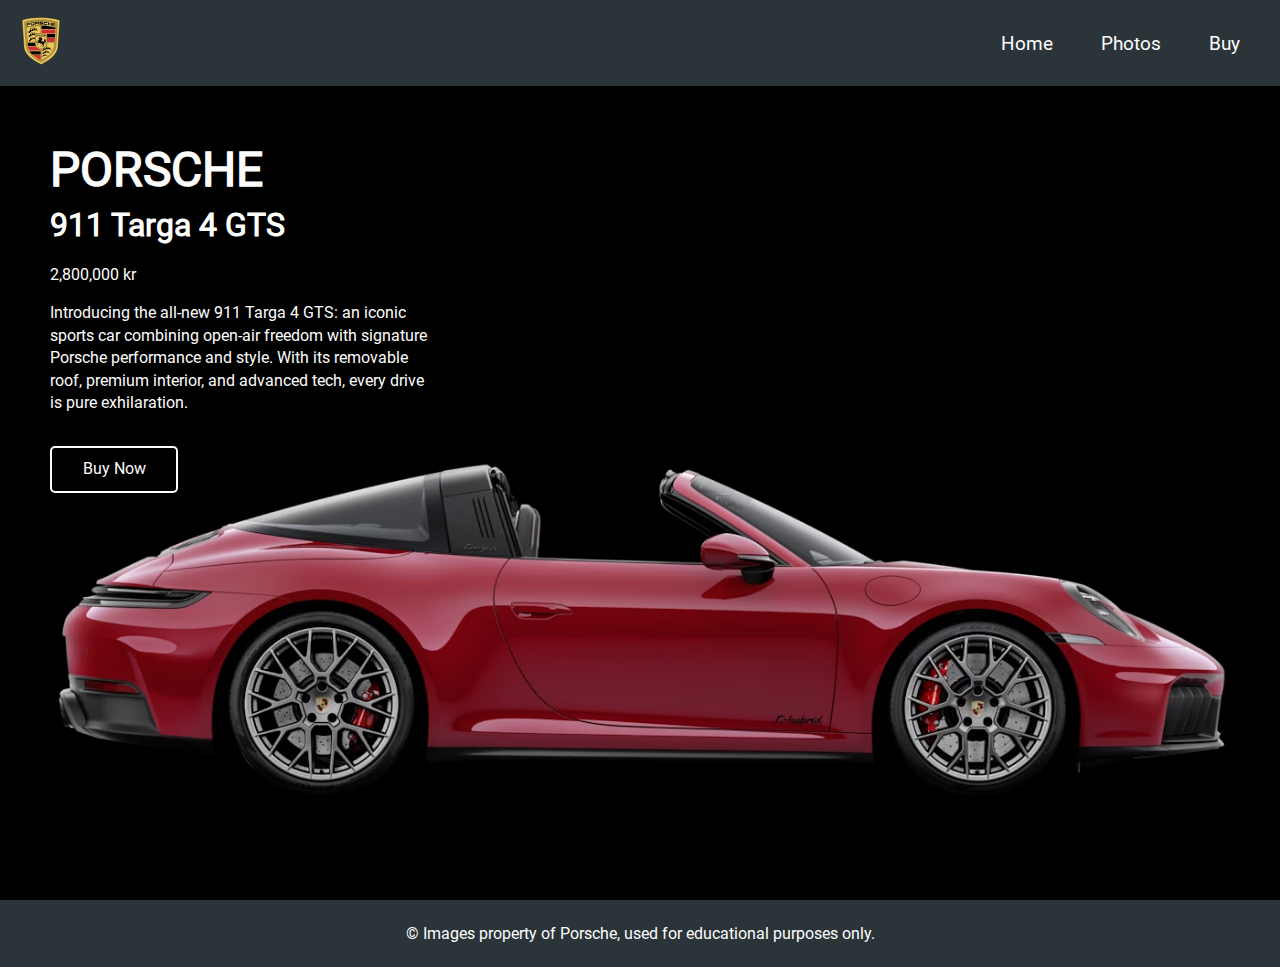
<file: src/index.html>
<!DOCTYPE html>
<html lang="en">

<head>
    <meta charset="UTF-8" />
    <meta name="viewport" content="width=device-width, initial-scale=1.0" />
    <link rel="stylesheet" href="./css/reset.css" />
    <link rel="stylesheet" href="./css/variables.css" />
    <link rel="stylesheet" href="./css/fonts.css" />
    <link rel="stylesheet" href="./css/navbar.css" />
    <link rel="stylesheet" href="./css/base.css" />
    <link rel="stylesheet" href="./css/index.css" />
    <link rel="stylesheet" href="./css/footer.css" />
    <title>Re Motors - Home</title>
</head>

<body>
    <header>
        <!-- Navigation bar with logo and links -->
        <nav class="navbar">
            <div class="navbar__logo">
                <img src="./assets/icons/porsche-logo.svg" alt="Main logo" class="navbar__logo-image" />
            </div>
            <ul class="navbar__menu">
                <li class="navbar__menu-item">
                    <a href="./index.html" class="navbar__link">Home</a>
                </li>
                <li class="navbar__menu-item">
                    <a href="./product.html" class="navbar__link">Photos</a>
                </li>
                <li class="navbar__menu-item">
                    <a href="./order.html" class="navbar__link">Buy</a>
                </li>
            </ul>
        </nav>
        <!-- Hero section with main content -->
        <section class="hero">
            <div class="hero__text">
                <h1 class="hero__title hero__title--large">PORSCHE</h1>
                <h2 class="hero__subtitle hero__subtitle--medium">911 Targa 4 GTS</h2>
                <p class="hero__price">2,800,000 kr</p>
                <p class="hero__description">Introducing the all-new 911 Targa 4 GTS: an iconic sports car combining
                    open-air freedom with signature Porsche performance and style. With its removable roof, premium
                    interior, and advanced tech, every drive is pure exhilaration.</p>
                <a href="./order.html" class="hero__button">Buy Now</a>
            </div>
        </section>
    </header>

    <!-- Footer copyright notice -->
    <footer class="footer">
        <p class="footer__paragraph">© Images property of Porsche, used for educational purposes only.</p>
    </footer>
</body>

</html>
</file>
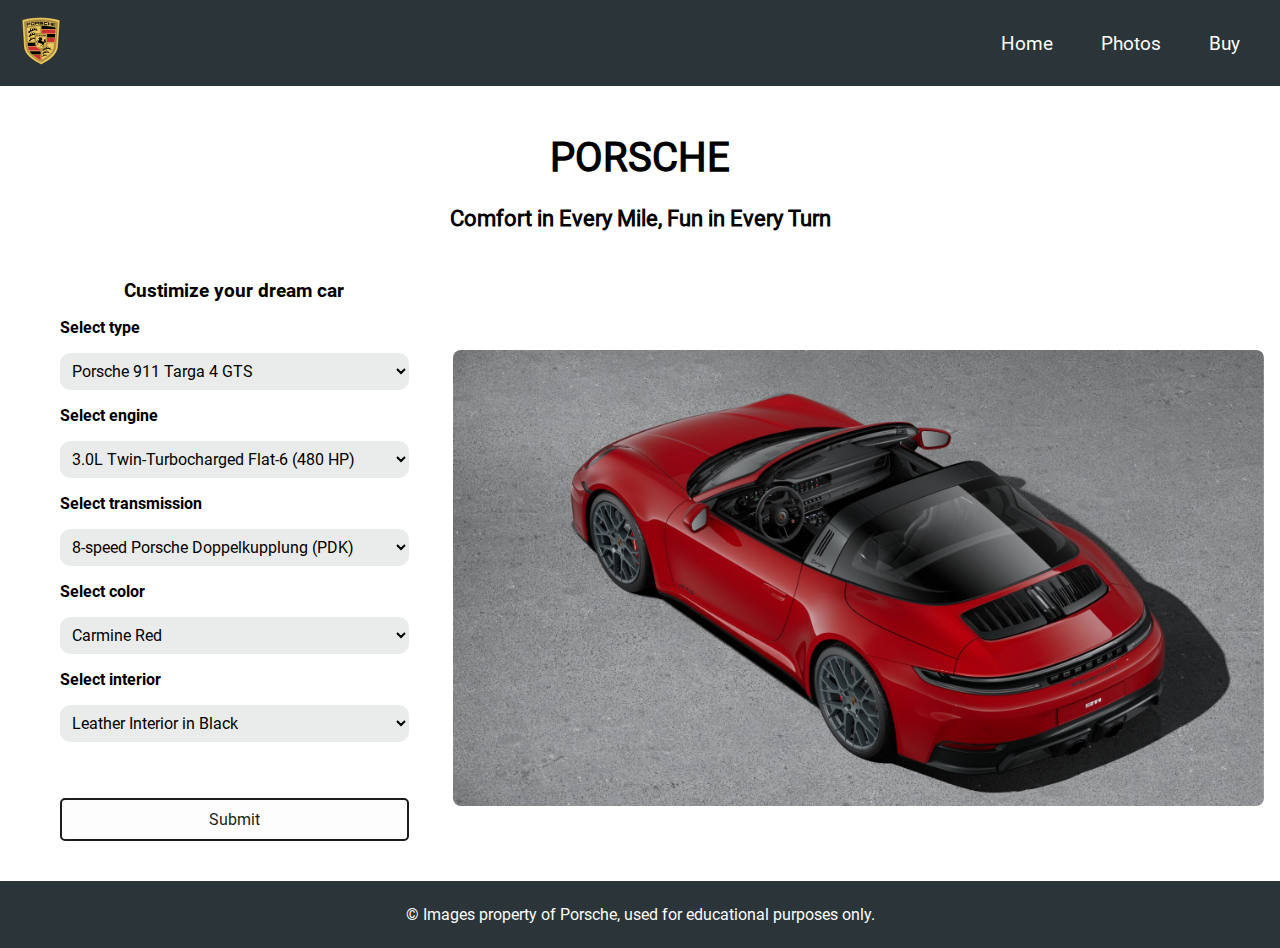
<file: src/order.html>
<!DOCTYPE html>
<html lang="en">

<head>
    <meta charset="UTF-8" />
    <meta name="viewport" content="width=device-width, initial-scale=1.0" />
    <link rel="stylesheet" href="./css/reset.css" />
    <link rel="stylesheet" href="./css/variables.css" />
    <link rel="stylesheet" href="./css/fonts.css" />
    <link rel="stylesheet" href="./css/navbar.css" />
    <link rel="stylesheet" href="./css/base.css" />
    <link rel="stylesheet" href="./css/order.css" />
    <link rel="stylesheet" href="./css/footer.css" />
    <title>Re Motors - Order</title>
</head>

<body>
    <header>
        <!-- Navigation bar with logo and links -->
        <nav class="navbar">
            <div class="navbar__logo">
                <img src="./assets/icons/porsche-logo.svg" alt="Main logo" class="navbar__logo-image" />
            </div>
            <ul class="navbar__menu">
                <li class="navbar__menu-item">
                    <a href="./index.html" class="navbar__link">Home</a>
                </li>
                <li class="navbar__menu-item">
                    <a href="./product.html" class="navbar__link">Photos</a>
                </li>
                <li class="navbar__menu-item">
                    <a href="./order.html" class="navbar__link">Buy</a>
                </li>
            </ul>
        </nav>
        <section class="product__title">
            <h1 class="product__title--header">PORSCHE</h1>
            <h2 class="product__title--description">Comfort in Every Mile, Fun in Every Turn</h2>
        </section>
    </header>
    <main>
        <!-- Section for selecting and customizing the car's specifications -->
        <section class="product__container">
            <div class="product__selection">
                <p class="product__selection-paragraph">Custimize your dream car</p>
                <form class="product__selection-dropdown">
                    <label for="dropdown1" class="product__label">Select type</label>
                    <select id="dropdown1" name="type">
                        <option value="" disabled>Select type</option>
                        <option value="targa4gts">Porsche 911 Targa 4 GTS</option>
                    </select>
                    <label for="dropdown2" class="product__label">Select engine</label>
                    <select id="dropdown2" name="engine">
                        <option value="" disabled>Select engine</option>
                        <option value="3l-flat-6-twin-turbo" selected>3.0L Twin-Turbocharged Flat-6 (480 HP)</option>
                    </select>
                    <label for="dropdown3" class="product__label">Select transmission</label>
                    <select id="dropdown3" name="transmission">
                        <option value="" disabled>Select transmission</option>
                        <option value="pdk">8-speed Porsche Doppelkupplung (PDK)</option>
                        <option value="manual">7-speed Manual Transmission</option>
                    </select>
                    <label for="dropdown4" class="product__label">Select color</label>
                    <select id="dropdown4" name="color">
                        <option value="" disabled>Select color</option>
                        <option value="carmine-red">Carmine Red</option>
                        <option value="black">Black</option>
                        <option value="white">White</option>
                        <option value="gt-silver">GT Silver Metallic</option>
                        <option value="night-blue">Night Blue Metallic</option>
                    </select>
                    <label for="dropdown5" class="product__label">Select interior</label>
                    <select id="dropdown5" name="interior">
                        <option value="" disabled>Select interior</option>
                        <option value="leather-black" selected>Leather Interior in Black</option>
                        <option value="leather-red-black">Leather Interior in Carmine Red/Black</option>
                        <option value="leather-chalk">Leather Interior in Chalk</option>
                    </select>
                    <!-- Submit button opens a new tab with funny video:) -->
                    <button type="submit" class="product__selection-button"
                        onclick="window.open('https://player.vimeo.com/video/935779470?badge=0&autopause=0&player_id=0&app_id=58479&autoplay=1&muted=1&background=1&loop=1', '_blank', 'noopener,noreferrer')">
                        Submit
                    </button>
                </form>
            </div>
            <div class="product__image">
                <img src="./assets/images/car/bil-4.jpeg" class="product__image-img" alt="Image of a car">
            </div>
        </section>
    </main>
    <!-- Footer copyright notice -->
    <footer class="footer">
        <p class="footer__paragraph">© Images property of Porsche, used for educational purposes only.</p>
    </footer>
</body>

</html>
</file>
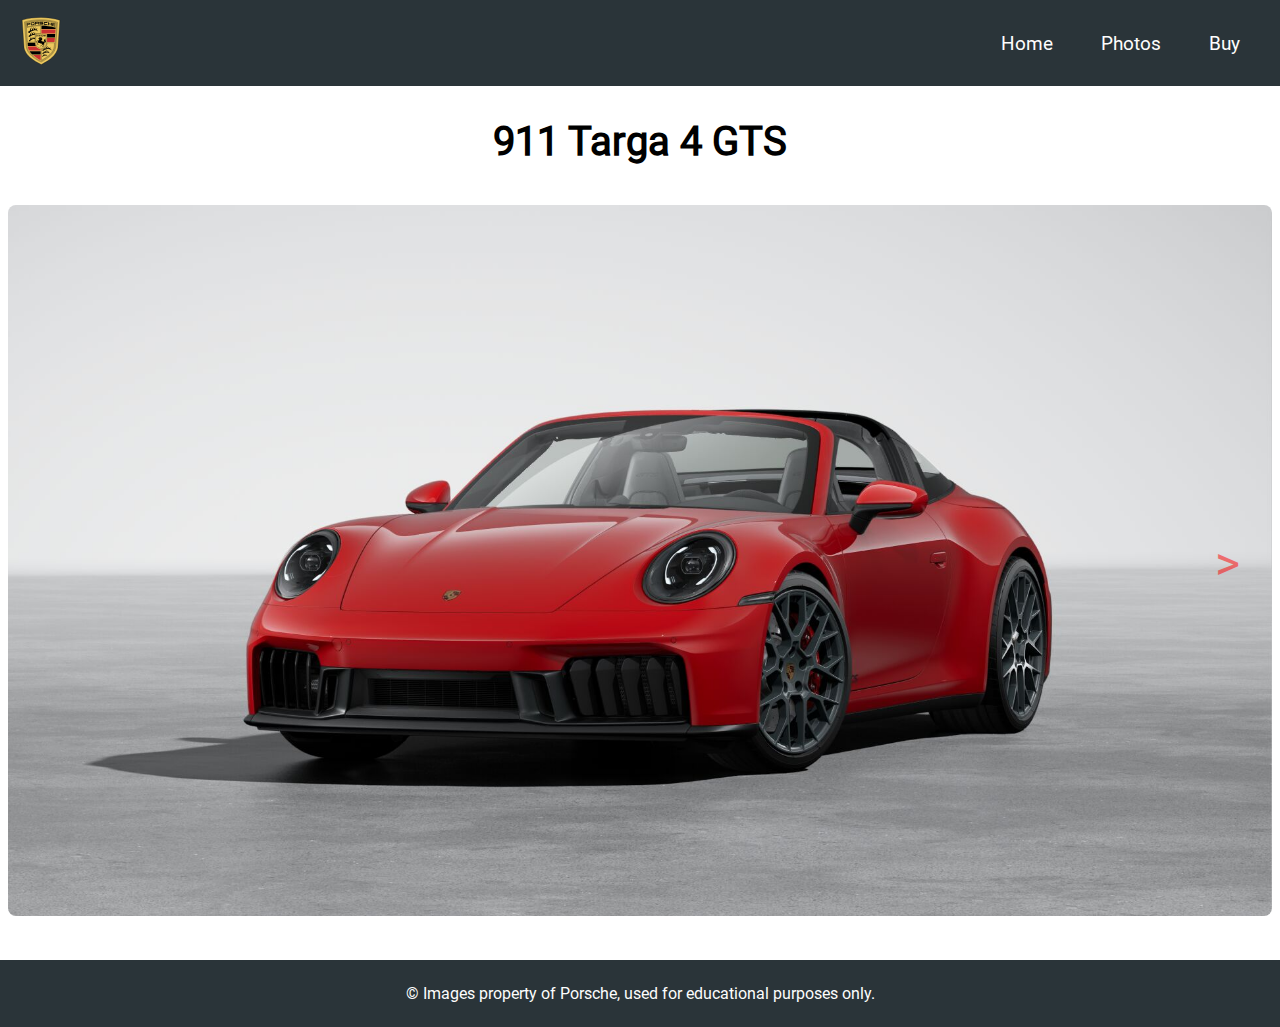
<file: src/product.html>
<!DOCTYPE html>
<html lang="en">

<head>
    <meta charset="UTF-8" />
    <meta name="viewport" content="width=device-width, initial-scale=1.0" />
    <link rel="stylesheet" href="./css/reset.css" />
    <link rel="stylesheet" href="./css/variables.css" />
    <link rel="stylesheet" href="./css/fonts.css" />
    <link rel="stylesheet" href="./css/navbar.css" />
    <link rel="stylesheet" href="./css/base.css" />
    <link rel="stylesheet" href="./css/product.css" />
    <link rel="stylesheet" href="./css/footer.css" />
    <title>Re Motors - Product</title>
</head>

<body>
    <header>
        <!-- Navigation bar with logo and links -->
        <nav class="navbar">
            <div class="navbar__logo">
                <img src="./assets/icons/porsche-logo.svg" alt="Main logo" class="navbar__logo-image" />
            </div>
            <ul class="navbar__menu">
                <li class="navbar__menu-item">
                    <a href="./index.html" class="navbar__link">Home</a>
                </li>
                <li class="navbar__menu-item">
                    <a href="./product.html" class="navbar__link">Photos</a>
                </li>
                <li class="navbar__menu-item">
                    <a href="./order.html" class="navbar__link">Buy</a>
                </li>
            </ul>
        </nav>
        <section class="product">
            <h1 class="product__heading">911 Targa 4 GTS</h1>
        </section>
    </header>

    <main>
        <!-- Gallery section -->
        <section class="gallery">
            <figure class="gallery__image-cell">
                <img src="./assets/images/car/bil-1.jpeg" class="gallery__image-element" alt="Image of a car" />
            </figure>
            <figure class="gallery__image-cell">
                <img src="./assets/images/car/bil-2.jpeg" class="gallery__image-element" alt="Image of a car" />
            </figure>
            <figure class="gallery__image-cell">
                <img src="./assets/images/car/bil-3.jpeg" class="gallery__image-element" alt="Image of a car" />
            </figure>
            <figure class="gallery__image-cell">
                <img src="./assets/images/car/bil-4.jpeg" class="gallery__image-element" alt="Image of a car" />
            </figure>
            <figure class="gallery__image-cell">
                <img src="./assets/images/car/interior-1.jpeg" class="gallery__image-element"
                    alt="Image of a car interior" />
            </figure>
            <figure class="gallery__image-cell">
                <img src="./assets/images/car/interior-2.jpeg" class="gallery__image-element"
                    alt="Image of a car interior" />
            </figure>
        </section>
    </main>

    <!-- Footer copyright notice -->
    <footer class="footer">
        <p class="footer__paragraph">© Images property of Porsche, used for educational purposes only.</p>
    </footer>
</body>

</html>
</file>
<file: src/css/variables.css>
:root {
	/* --WHITE-- */
	--white: #FDFDFD;
	--gray: #EAEBEB;
	--gray-50: #7f8080;
	/* --BLACK-- */
	--black: #1C1C1C;
	/* --BLUES-- */
	--blue-50: #EAEBEB;
	--blue-100: #BDC0C2;
	--blue-200: #9DA2A4;
	--blue-300: #70777A;
	--blue-400: #555D61;
	--blue-500: #2A3439;
	--blue-600: #262F34;
	--blue-700: #1E2528;
	--blue-800: #171D1F;
	--blue-900: #121618;
	/* --YELLOWS-- */
	--yellow-50: #FEF6EC;
	--yellow-100: #FBE2C3;
	--yellow-200: #F9D4A6;
	--yellow-300: #F7C07D;
	--yellow-400: #F5B464;
	--yellow-500: #F3A13D;
	--yellow-600: #D5A10E;
	--yellow-700: #AD722B;
	--yellow-800: #865922;
	--yellow-900: #66441A;
	/* --REDS-- */
	--red-50: red;
}
</file>
<file: src/css/fonts.css>
@font-face {
    font-family: "Roboto Regular";
    src: url(../assets/fonts/Roboto-Regular.ttf);
    font-weight: 400;
}

@font-face {
    font-family: "Roboto Bold";
    src: url(../assets/fonts/Roboto-Bold.ttf);
    font-weight: 600;
}
</file>
<file: src/css/navbar.css>
.navbar {
    width: 100%;
    display: flex;
    align-items: center;
    justify-content: space-between;
    position: sticky;
    top: 0;
    z-index: 9999;
    padding: 1rem;
    padding-right: 2.5rem;
    background-color: var(--blue-500);
}

.navbar__menu {
    display: flex;
    gap: 3rem;
    list-style: none;
}

.navbar__link {
    text-decoration: none;
    color: var(--white);
    transition: color 0.3s linear;
    font-size: 1.2rem;
}

.navbar__link:hover {
    color: var(--gray-50);
}

@media screen and (max-width: 480px) {
    .navbar__menu {
        display: flex;
    }

}

@media (max-height: 480px) and (orientation: landscape) {
    body {
        overflow: auto;
    }

    .navbar__menu {
        flex-direction: row;
        gap: 2rem;
    }
}
</file>
<file: src/css/base.css>
body {
    min-height: 100vh;
    width: 100%;
    margin: 0 auto;
    display: flex;
    flex-direction: column;
}

main {
    flex-grow: 1;
}
</file>
<file: src/css/index.css>
header {
    min-height: 100vh;
    display: flex;
    flex-direction: column;
}

.hero {
    flex: 1;
    position: relative;
    background-size: contain;
    background-position: center 80%;
    color: var(--white);
    background-image:url('../assets/images/car/car-home-red.avif');
    background-repeat: no-repeat;
    background-color: black;
}
.hero__text {
    display: flex;
    flex-direction: column;
    align-items: flex-start;
    line-height: 1.4;
    width: 30%;
    position: absolute;
    top: 50px;
    left: 50px;
}
.hero__title--large,
.hero__subtitle--medium,
.hero__price,
.hero__description {
    text-align: left;
}
.hero__title--large {
    font-size: 3em;
}
.hero__subtitle--medium {
    font-size: 2em;
}
.hero__price,
.hero__description {
    font-size: 1em;
    margin-top: 1rem;
}
.hero__button {
    margin-top: 2rem;
    width: 8rem;
    align-self: left;
    display: inline-block;
    padding: 10px 20px;
    background: none;
    color: var(--white);
    text-decoration: none;
    border-radius: 5px;
    transition: all 0.3s linear;
    text-align: center;
    border: 2px solid var(--white);
}
.hero__button:hover {
    background-color: var(--blue-500);
    color: var(--white);
}

@media screen and (max-width: 1000px) {

    .hero__text {
        display: flex;
        flex-direction: column;
        align-items: flex-start;
        line-height: 1.4;
        width: 50%;
        position: absolute;
        top: 50px;
        left: 50px;
    }
    .hero__title--large,
    .hero__subtitle--medium,
    .hero__price,
    .hero__description {
        text-align: left;
    }
    .hero__title--large {
        font-size: 3em;
    }
    .hero__subtitle--medium {
        font-size: 2em;
    }
    .hero__price,
    .hero__description {
        font-size: 1em;
        margin-top: 1rem;
    }

  }
  
  @media screen and (max-width: 600px) {
    body {
        overflow: auto;
    }
    
    .hero {
        background-position: center 80%;
    }

    .hero__text {
        width: 75%;
        top: 20px;
        left: 30px;
    }
  }

  @media screen and (max-height: 480px) and (orientation: landscape) {
    body {
        overflow: auto;
    }

    .hero {
        background-position: center 80%;
    }

    .hero__text {
        line-height: 1.3;
        position: absolute;
        top: 10px;
        left: 15px;
        width: 55%;
    }
  }
</file>
<file: src/css/footer.css>
.footer {
  padding: 0.5rem;
  background-color: var(--blue-500);
  text-align: center;
  bottom: 0;
  z-index: 9999;
}

.footer__paragraph {
  color: var(--white);
  display: inline-block;
  padding: 1rem;
}

@media screen and (max-width: 480px) {
  .footer {
    position: static;
  }
}

@media screen and (max-width: 480px) {

  .footer__paragraph {
    font-size: 0.8rem;
    text-align: center;
    padding: 1rem;
  }
}


@media (max-height: 480px) and (orientation: landscape) {
  body {
      overflow: auto;
  }

  .footer {
    position: static;
  }
}
</file>
<file: src/css/order.css>
main {
  max-width: 1300px;
  min-width: 390px;
  margin: 0 auto;
  display: flex;
  align-items: center;
}

.product__title {
  text-align: center;
  padding: 3rem;

}

.product__title--header {
  font-size: 2.5rem;
  margin-bottom: 1.5rem;
}

.product__title--description {
  font-size: 1.4rem;
}

.product__container {
  display: flex;
  align-items: center;
  justify-content: space-between;
  padding: 0 1rem;
}

.product__selection {
  display: flex;
  flex-direction: column;
  align-items: center;
  width: 35%;
}

.product__selection-paragraph {
  font-family: "Roboto Bold";
  font-size: 1.2rem;
  margin-bottom: 1rem;
}

.product__selection-dropdown {
  display: flex;
  flex-direction: column;
  width: 80%;
  gap: 1rem;
}

.product__label {
  font-family: "Roboto Bold";
}

.product__image {
  width: 65%;
  border: none;
}

.product__image-img {
  width: 100%;
  height: auto;
  border-radius: 0.5rem;
}

.product__selection-dropdown select {
  padding: 0.5rem;
  border-radius: 10px;
  background-color: var(--gray);
  border: none;
  font-size: 1rem;
}

.product__selection-button {
  margin: 2.5rem 0;
  padding: 10px 20px;
  background-color: var(--white);
  color: var(--black);
  text-decoration: none;
  border-radius: 5px;
  border: none;
  transition: all 0.3s linear;
  text-align: center;
  cursor: pointer;
  font-size: 1rem;
  border: 2px solid var(--black);
}

.product__selection-button:hover {
  background-color: var(--gray);
}

@media screen and (max-width: 1000px) {
  body {
    overflow: auto;
  }

  .product__title--header {
    font-size: 2rem;
  }

  .product__title--description {
    font-size: 1.2rem;
  }

  .product__container {
    flex-direction: column-reverse;
    align-items: center;
    padding: 0.5rem;
  }

  .product__selection {
    width: 100%;
  }

  .product__selection-paragraph {
    margin: 2.5rem;
    font-size: 2rem;
  }

  .product__selection-dropdown {
    width: 90%;
  }

  .product__image {
    width: 100%;
    margin-top: 2rem;
  }

  .product__selection-button {
    margin: 2rem 0;
  }
}

@media screen and (max-width: 480px) {
  .product__title {
    padding: 2rem 1rem;
  }

  .product__title--header {
    font-size: 1.8rem;
  }

  .product__title--description {
    font-size: 1rem;
  }

  .product__selection-paragraph {
    font-size: 1rem;
  }

  .product__selection-dropdown {
    width: 100%;
  }

  .product__image {
    width: 100%;
  }
}

@media (max-height: 480px) and (orientation: landscape) {
  body {
    overflow: auto;
  }

  .product__title {
    padding: 1rem;
  }

  .product__container {
    flex-direction: column-reverse;
    align-items: center;
    gap: 1rem;
  }

  .product__selection {
    width: 80%;
  }

  .product__image {
    width: 70%;
  }
}
</file>
<file: src/css/product.css>
main {
    max-width: 1300px;
    min-width: 390px;
    font-family: "Roboto Regular", sans-serif;
    display: flex;
    align-items: center;
    margin: 0 auto;

}

.product__heading {
    text-align: center;
    padding: 2rem;
    font-size: 2.5rem;
}

.gallery {
    display: grid;
    grid-auto-flow: column;
    grid-auto-columns: 100%;
    overflow-y: hidden;
    scroll-snap-type: x mandatory;
    scroll-behavior: smooth;
    margin-bottom: 2rem;
}

.gallery::-webkit-scrollbar {
    height: 0.8rem;
}

.gallery::-webkit-scrollbar-thumb {
    background-color: var(--blue-300);
    border-radius: 0.5rem;
    cursor: pointer;
}

.gallery__image-cell {
    scroll-snap-align: start;
    padding: 0.5rem;
}

.gallery__image-element {
    width: 100%;
    object-fit: cover;
    border-radius: 0.5rem;
}

.gallery__image-cell {
    position: relative;
}

.gallery__image-cell::after,
.gallery__image-cell::before {
    color: var(--red-50);
    position: absolute;
    font-size: 3rem;
    opacity: 50%;
    top: 50%;
    transform: translateY(-50%);
}

.gallery__image-cell:last-child::before {
    content: "<";
    left: 2.5rem;
}

.gallery__image-cell:first-child::after {
    content: ">";
    right: 2.5rem;
}

.gallery__image-cell:not(:first-child):not(:last-child)::before {
    content: "<";
    left: 2.5rem;
}

.gallery__image-cell:not(:first-child):not(:last-child)::after {
    content: ">";
    right: 2.5rem;
}


@media screen and (max-width: 1000px) {
    body {
        overflow: auto;
    }
}
</file>
